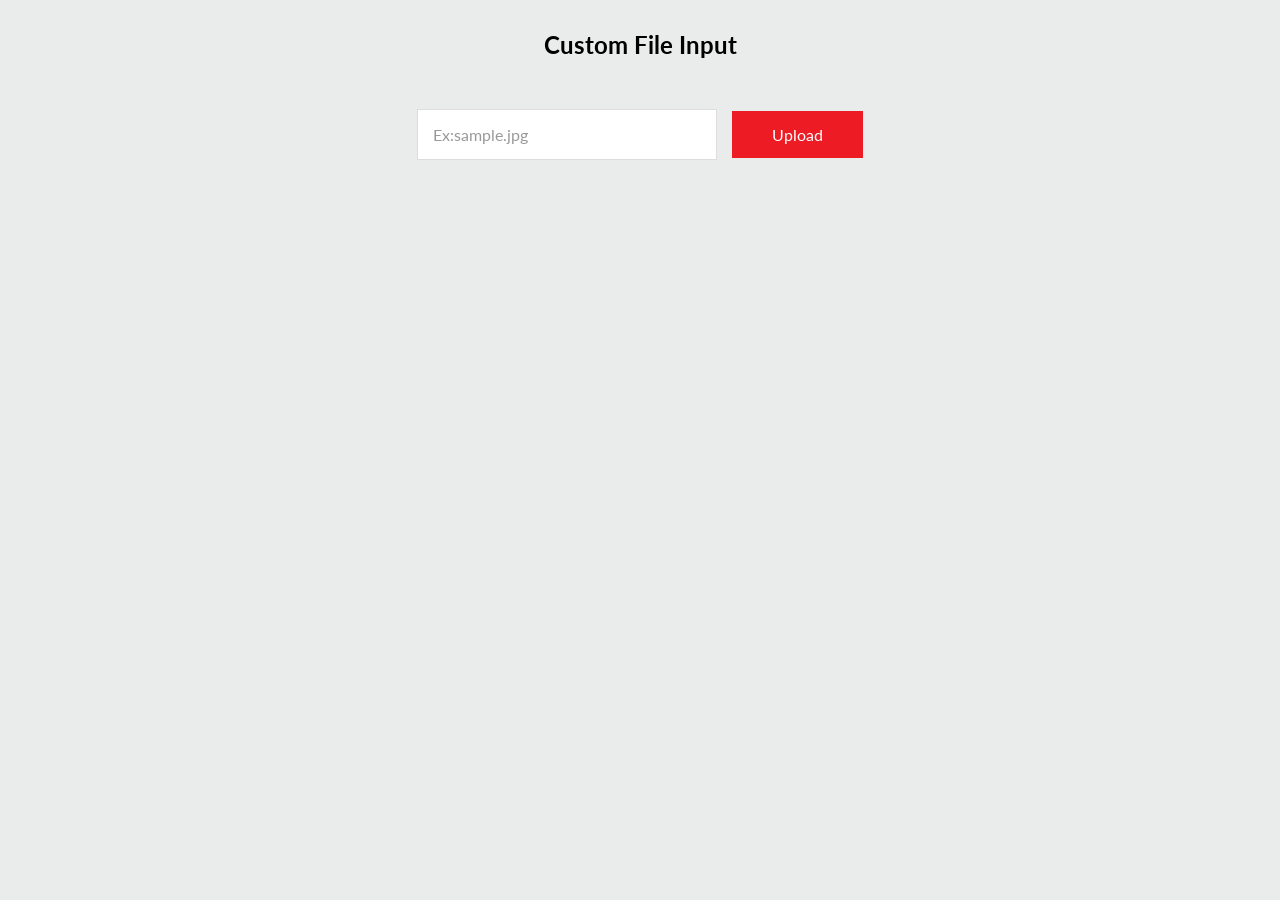
<file: 6651071051_JAVASCRIPT_Cau11/index.html>
<!DOCTYPE html>
<html lang="en">
<head>
<meta name="viewport" content="width=device-width, initial-scale=1.0, user-scalable=no">
<title>Home</title>
<meta charset="UTF-8">
<link rel="stylesheet" href="Styles/style.css">
</head>
<body>

<h2 class="text-center">Custom File Input</h2>

<div class="custom-file-wrp">
	<div class="filename">
		Ex:sample.jpg
	</div>
	<div class="custom-file">
		<label for="fileupload">Upload</label>
		<input type="file"  id="fileupload">
	</div>
</div>
<p class="ext" id="ext"></p>


<script src="Scripts/jquery-latest.min.js"></script>
<script src="Scripts/main.js"></script>
</body>
</html>
</file>
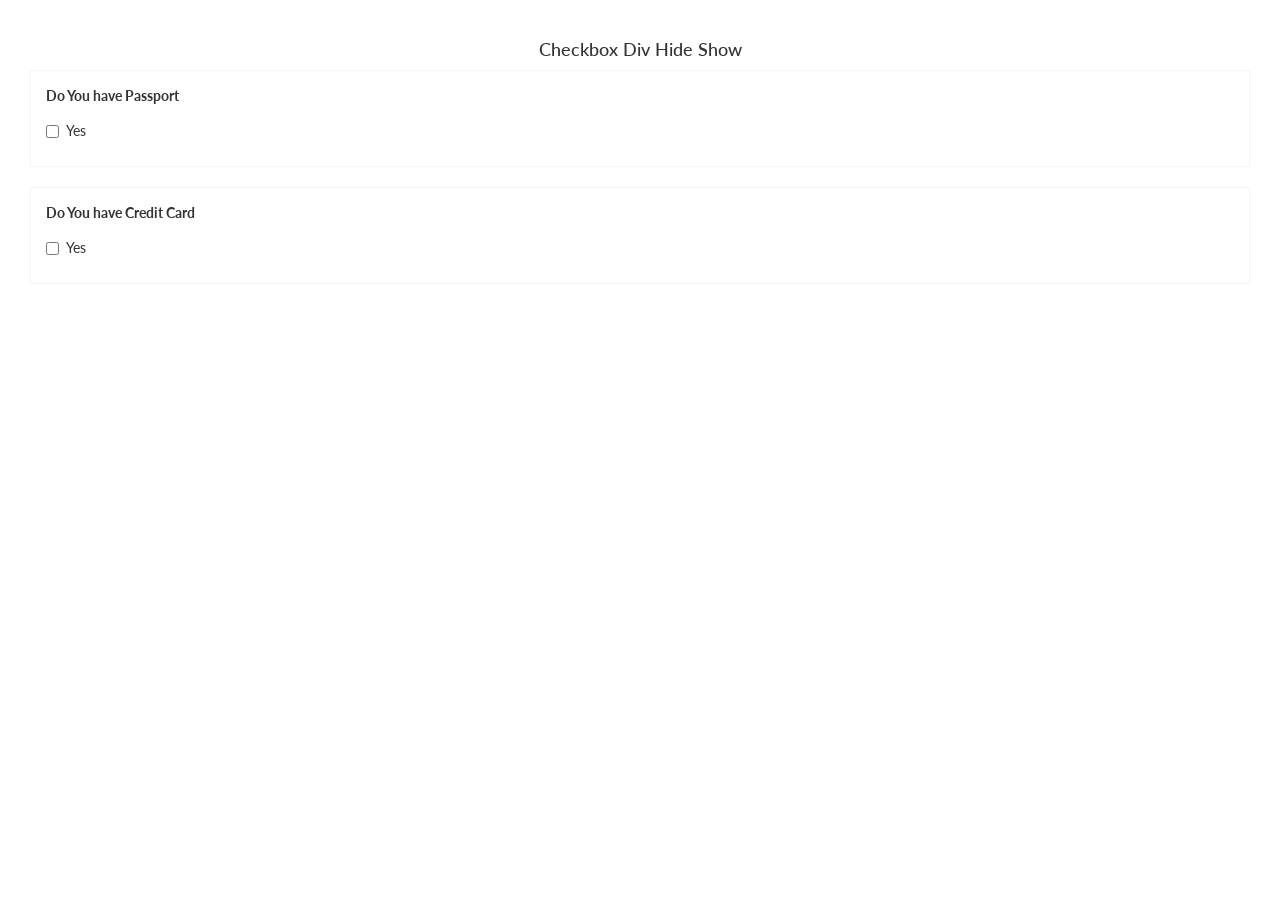
<file: 6651071051_JAVASCRIPT_Cau12/index.html>
<!DOCTYPE html>
<html lang="en">
<head>
<meta charset="UTF-8">	
<title>D CODE SHOW</title>
<link rel="stylesheet" href="Styles/bootstrap.min.css">
<link rel="stylesheet" href="Styles/style.css">
<style>
</style>
</head>
<body>
<h4>Checkbox Div Hide Show</h4>

<div class="checkbox-card">
	<label for="">Do You have Passport</label>
	<div class="checkbox">
		<label>
			<input type="checkbox" class="checkme">Yes
		</label>
	</div>
	<div class="passport-box">
		<input type="text" placeholder="Enter Passport Number" 
		class="form-control">
	</div>
	<div class="apply-box">
		<a href="">Apply For Passport</a>
	</div>
</div>
<br>
<div class="checkbox-card">
	<label for="">Do You have Credit Card</label>
	<div class="checkbox">
		<label>
			<input type="checkbox" class="checkme">Yes
		</label>
	</div>
	<div class="passport-box">
		<input type="text" placeholder="Enter Credit Card Number" 
		class="form-control">
	</div>
	<div class="apply-box">
		<a href="">Apply For Credit Card</a>
	</div>
</div>

	

	



<script src="Scripts/jquery-latest.min.js"></script>

<script src="Scripts/main.js"></script>
</body>
</html>
</file>
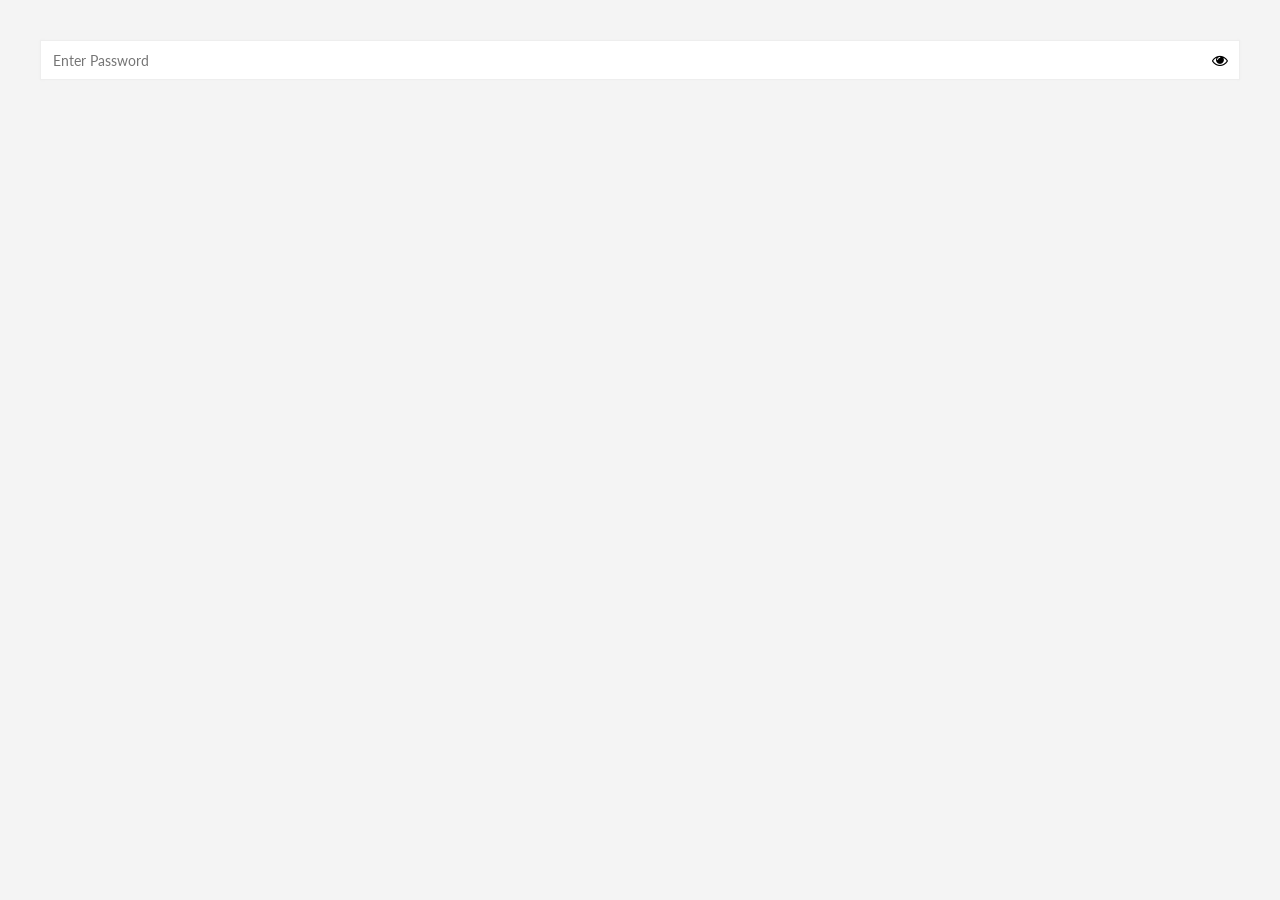
<file: 6651071051_JAVASCRIPT_Cau13/index.html>
<!DOCTYPE html>
<html lang="en">
<head>
<meta name="viewport" content="width=device-width, initial-scale=1.0, user-scalable=no">
<title>Home</title>
<meta charset="UTF-8">
<!--Font Awesome CDN Link-->
<link href="https://stackpath.bootstrapcdn.com/font-awesome/4.7.0/css/font-awesome.min.css" rel="stylesheet" type="text/css"/>
<link rel="stylesheet" href="Styles/style.css">
</head>
<body>

	<div class="password-show-card">
		<input type="password" class="input-control" placeholder="Enter Password">
		<i class="fa fa-eye password-show"></i>
		<!-- <i class="fa fa-eye-slash"></i> -->
	</div>

	
<script src="Scripts/jquery-latest.min.js"></script>

<script src="Scripts/main.js"></script>
</body>
</html>
</file>
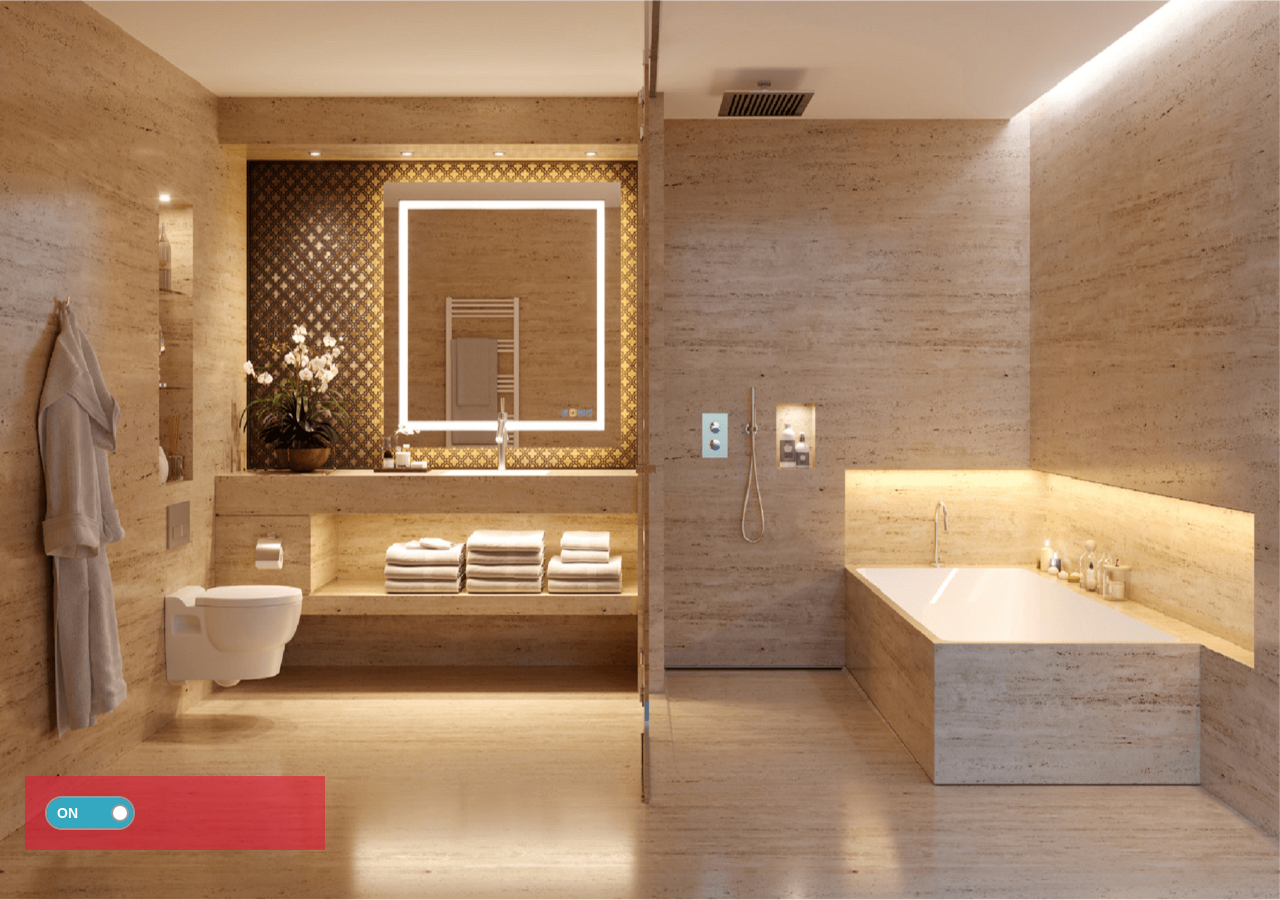
<file: 6651071051_JAVASCRIPT_Cau14/index.html>
<!DOCTYPE html>
<html lang="en">

<head>
    <meta name="viewport" content="width=device-width, initial-scale=1.0, user-scalable=no">
    <title>Home</title>
    <meta charset="UTF-8">

    <link rel="stylesheet" href="Styles/style.css">
</head>

<body>

    <!--IMAGE EFFECT-->
    <div class="image-effect" id="image-effect-2">
        <img src="Images/off.png" class="fadeEffect">
        <img src="Images/on.png">
    </div>

    <!--Switch Button-->
    <div class="switch-btn">
        <div class="onoffswitch">
            <input type="checkbox" name="onoffswitch" class="onoffswitch-checkbox toggle-switch-2" id="myonoffswitch" tabindex="0" checked>
            <label class="onoffswitch-label" for="myonoffswitch">
            <span class="onoffswitch-inner"></span>
            <span class="onoffswitch-switch"></span>
            </label>
        </div>
    </div>

    <script src="Scripts/jquery-latest.min.js"></script>
    
<script src="Scripts/main.js"></script>
</body>

</html>
</file>
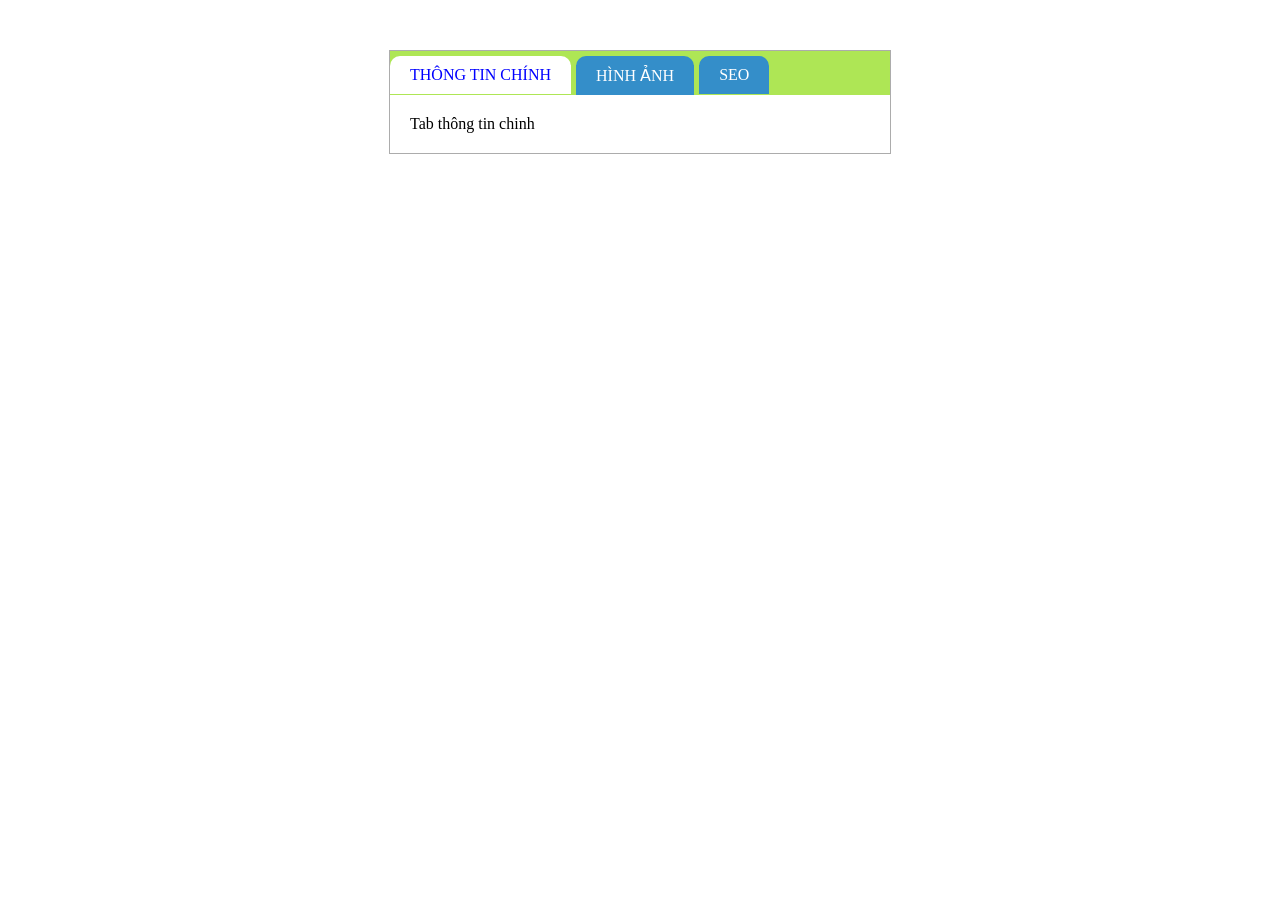
<file: 6651071051_JAVASCRIPT_Cau15/index.html>
<!DOCTYPE html>
<html>
    <head>
        <title>Tạo tabs trong jQuery</title>
        <meta charset="UTF-8">
        <meta name="viewport" content="width=device-width, initial-scale=1.0">
        <link rel="stylesheet" type="text/css" href="Styles/style.css">

       
    </head>
    <body>
        <div class="tab-wrapper" >
            <ul class="tab">
                <li>
                    <a href="#tab-main-info">Thông tin chính</a>
                </li>
                <li>
                    <a href="#tab-image">Hình ảnh</a>
                </li>
                <li>
                    <a href="#tab-seo">SEO</a>
                </li>
            </ul>
            <div class="tab-content">
                <div class="tab-item" id="tab-main-info">
                    Tab thông tin chinh
                </div>
                <div class="tab-item" id="tab-image">
                    Tab hình ảnh
                </div>
                <div class="tab-item" id="tab-seo">
                    Tab SEO
                </div>
            </div>
        </div>
    <script src="Scripts/jquery-latest.min.js"></script>
<script src="Scripts/main.js"></script>
</body>
</html>
</file>
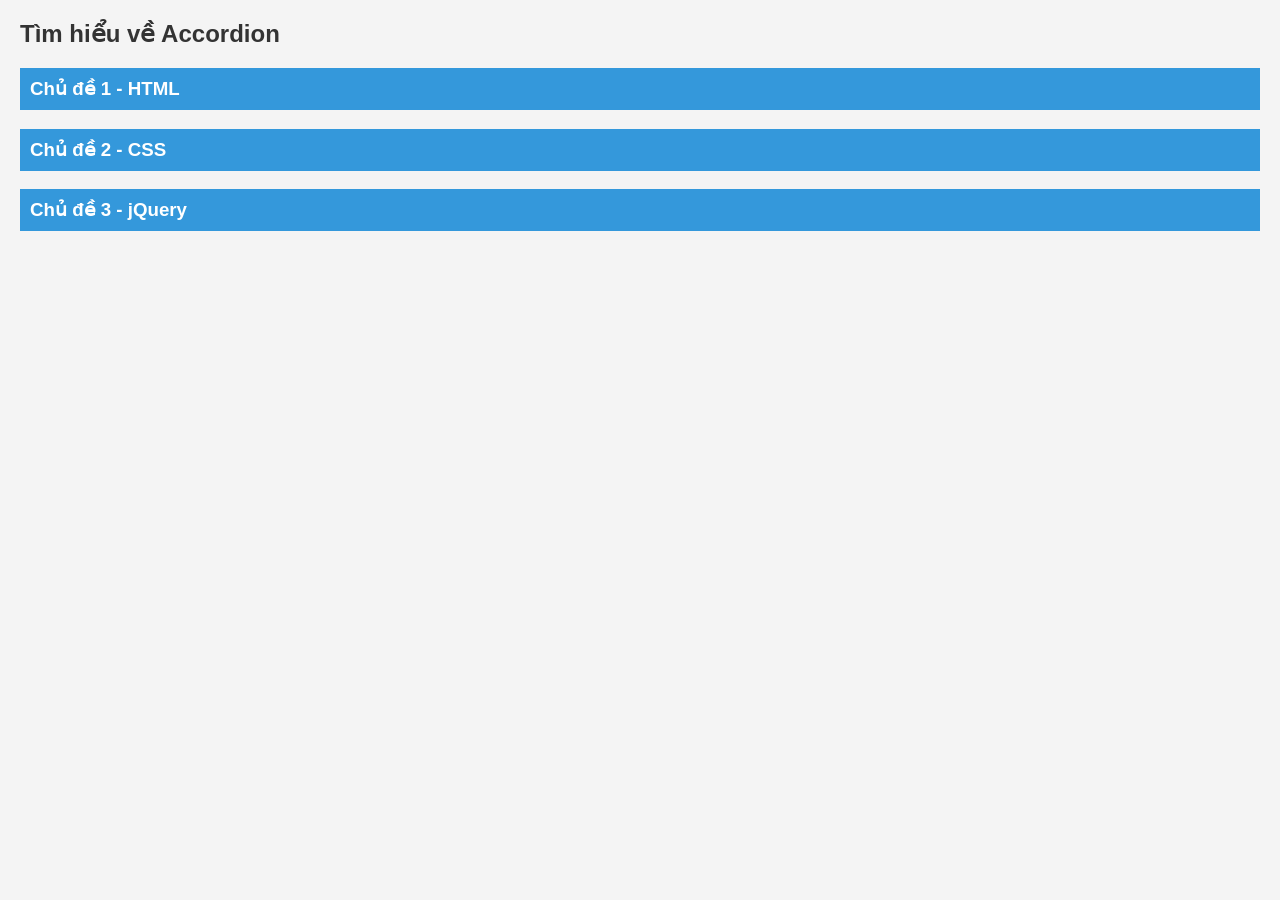
<file: 6651071051_JAVASCRIPT_Cau17/index.html>
<!DOCTYPE html>
<html lang="en">

<head>
    <meta charset="utf-8">
    <title>Học web chuẩn</title>
    <link rel="stylesheet" type="text/css" href="Styles/style.css">
    

</head>

<body>
    <h2>Tìm hiểu về Accordion</h2>
    <h3>Chủ đề 1 - HTML </h3>
    <div class="box">HTML (viết tắt của từ HyperText Markup Language, hay còn gọi là "Ngôn ngữ Đánh dấu Siêu văn bản") là
        một ngôn ngữ đánh dấu được thiết kế ra để tạo nên các trang web trên World Wide Web. </div>

    <h3>Chủ đề 2 - CSS</h3>
    <div class="box">CSS là chữ viết tắt của Cascading Style Sheets, nó là một ngôn ngữ được sử dụng để tìm và định dạng
        lại các phần tử được tạo ra bởi các ngôn ngữ đánh dấu (HTML). Nói ngắn gọn hơn là ngôn ngữ tạo phong cách cho
        trang web</div>

    <h3>Chủ đề 3 - jQuery</h3>
    <div class="box">jQuery là một thư viện JavaScript được thiết kế đơn giản hóa thao tác HTML DOM, cũng như xử lý sự
        kiện, hoạt ảnh CSS, và Ajax</div>
<script src="Scripts/jquery-latest.min.js"></script>
<script src="Scripts/main.js"></script>
</body>

</html>
</file>
<file: 6651071051_JAVASCRIPT_Cau11/Styles/style.css>
@import url('https://fonts.googleapis.com/css?family=Lato:400,700,900|Open+Sans:300,400|Oswald:400,700');
* { padding: 0; margin: 0; box-sizing: border-box }
body {font-family:'Lato',sans-serif;padding: 30px;background: #eaebeb;}

/**************/

.text-center{
text-align: center;
margin-bottom: 50px;
}

.custom-file-wrp{
	display: flex;
	justify-content: center;
	align-items: center;
}

.filename{
	background: #fff;
	padding: 15px 15px;
	border: 1px solid #ddd;
	width: 300px;
	margin-right: 15px;
	color: #999
}

.custom-file input[type="file"]
{
	display: none
}

.custom-file label{
	cursor: pointer;
	background: #ed1c24;
	display: inline-block;
	color: #fff;
	padding: 14px 40px;
	text-align: center;
}
.ext{text-align:center;margin-top:20px;color:#333}
</file>
<file: 6651071051_JAVASCRIPT_Cau12/Styles/style.css>
@import url('https://fonts.googleapis.com/css?family=Lato:400,700,900|Open+Sans:300,400|Oswald:400,700');
* { padding: 0; margin: 0; box-sizing: border-box }
body {font-family:'Lato',sans-serif;padding: 30px;}

/**************/
h4{text-align: center}

.checkbox-card{
	border: 1px solid #f4f4f4;
	padding: 15px;
}

.passport-box{
	display: none
}

.apply-box{
	margin-top: 10px;
	display: none
}
</file>
<file: 6651071051_JAVASCRIPT_Cau13/Styles/style.css>
@import url('https://fonts.googleapis.com/css?family=Lato:400,700,900|Open+Sans:300,400|Oswald:400,700');

* {
padding: 0;
margin: 0;
box-sizing: border-box;
font-family: 'Lato', sans-serif;
}

html,body{
width: 100%;
height: 100%;
background: #f4f4f4;
padding: 20px;
}

/***************/

.password-show-card{
	position: relative
}

.password-show-card .input-control{
	width: 100%;
	height: 40px;
	background: #fff;
	border: 1px solid #eee;
	box-shadow: 0px 0px 2px #eee;
	padding: 6px 12px;
	font-size: 14px;
	color: #333333
}

.password-show-card .input-control:focus{
border: 1px solid #66afe9;
}

.password-show-card .password-show{
position: absolute;
top: 12px;
right: 12px;
cursor: pointer;
}
</file>
<file: 6651071051_JAVASCRIPT_Cau14/Styles/style.css>
@import url('https://fonts.googleapis.com/css?family=Lato:400,700,900|Open+Sans:300,400|Oswald:400,700');
* {
    padding: 0;
    margin: 0;
    box-sizing: border-box
}

body {
    font-family: 'Lato', sans-serif;
    background: #eaebeb;
}


/**************/


/******Image Transition Effect*********/

.image-effect {
    position: relative;
}

.image-effect img {
    position: absolute;
    left: 0;
    transition: opacity 1.2s ease-in-out;
    opacity: 0;
    height: 100vh;
    width: 100%;
}

.image-effect img.fadeEffect {
    opacity: 1;
}


/****/

.switch-btn {
    margin-left: 25px;
    position: absolute;
    bottom: 50px;
    z-index: 10;
    background: rgba(226, 25, 55, .6);
    width: 300px;
    padding: 20px;
    display: flex;
    align-items: center;
}

.onoffswitch {
    position: relative;
    width: 90px;
    -webkit-user-select: none;
    -moz-user-select: none;
    -ms-user-select: none;
}

.onoffswitch-checkbox {
    position: absolute;
    opacity: 0;
    pointer-events: none;
}

.onoffswitch-label {
    display: block;
    overflow: hidden;
    cursor: pointer;
    border: 2px solid #999999;
    border-radius: 20px;
}

.onoffswitch-inner {
    display: block;
    width: 200%;
    margin-left: -100%;
    transition: margin 0.3s ease-in 0s;
}

.onoffswitch-inner:before,
.onoffswitch-inner:after {
    display: block;
    float: left;
    width: 50%;
    height: 30px;
    padding: 0;
    line-height: 30px;
    font-size: 14px;
    color: white;
    font-family: Trebuchet, Arial, sans-serif;
    font-weight: bold;
    box-sizing: border-box;
}

.onoffswitch-inner:before {
    content: "ON";
    padding-left: 10px;
    background-color: #34A7C1;
    color: #FFFFFF;
}

.onoffswitch-inner:after {
    content: "OFF";
    padding-right: 10px;
    background-color: #EEEEEE;
    color: #999999;
    text-align: right;
}

.onoffswitch-switch {
    display: block;
    width: 18px;
    margin: 6px;
    background: #FFFFFF;
    position: absolute;
    top: 2px;
    bottom: 0;
    right: 56px;
    border: 2px solid #999999;
    border-radius: 20px;
    transition: all 0.3s ease-in 0s;
    height: 18px;
}

.onoffswitch-checkbox:checked+.onoffswitch-label .onoffswitch-inner {
    margin-left: 0;
}

.onoffswitch-checkbox:checked+.onoffswitch-label .onoffswitch-switch {
    right: 0px;
}
body.light{background:#fff}
body.dark{background:#111}
</file>
<file: 6651071051_JAVASCRIPT_Cau15/Styles/style.css>
.tab-wrapper{
    width: 500px;
    margin: 50px auto;
    border: solid 1px #acacac;
}
.tab-wrapper ul{
    overflow: hidden;
    background: #aee655;
    margin: 0px;
    padding: 0px;
}
.tab-wrapper ul li{
    float: left;
    list-style: none;
    padding: 10px 20px;
    background: #348ec9;
    border-radius: 10px 10px 0px 0px;
    margin-right: 5px;
    margin-top: 5px;
}
.tab-wrapper ul li.active{
    background: #Fff;
}
.tab-wrapper ul li.active a{
    color: blue;
}
.tab-wrapper ul li a{
    color: #fff;
    text-transform: uppercase;
    text-decoration: none;
}
.tab-content{
    padding: 20px;
}
.tab-item{
    display: none;
}
</file>
<file: 6651071051_JAVASCRIPT_Cau17/Styles/style.css>
body {
            font-family: 'Arial', sans-serif;
            background-color: #f4f4f4;
            margin: 20px;
        }

        h2 {
            color: #333;
        }

        h3 {
            background-color: #3498db;
            color: #fff;
            padding: 10px;
            margin-bottom: 10px;
            cursor: pointer;
        }

        .box {
            border: 3px solid #3498db;
            display: none;
            padding: 10px;
            background-color: #fff;
            margin-top: 5px;
            width: 100%;
            box-sizing: border-box;
        }
</file>
